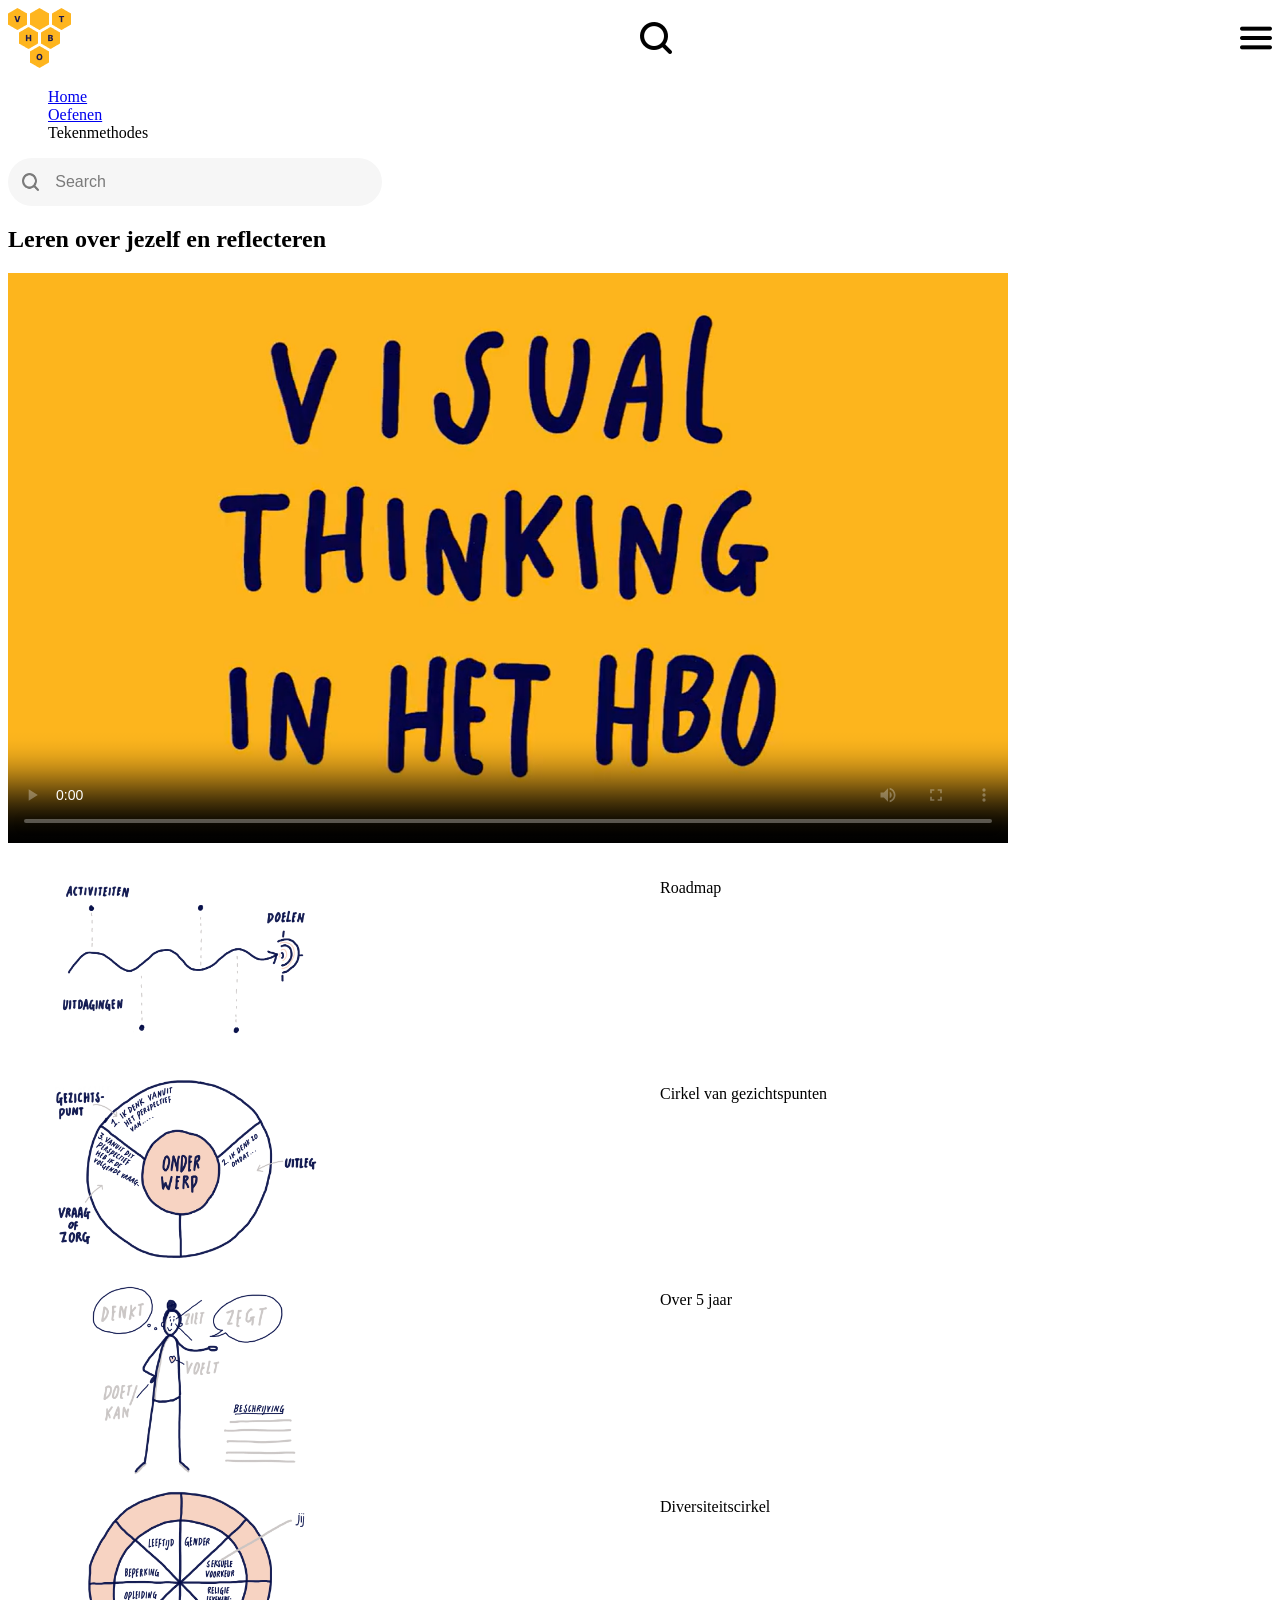
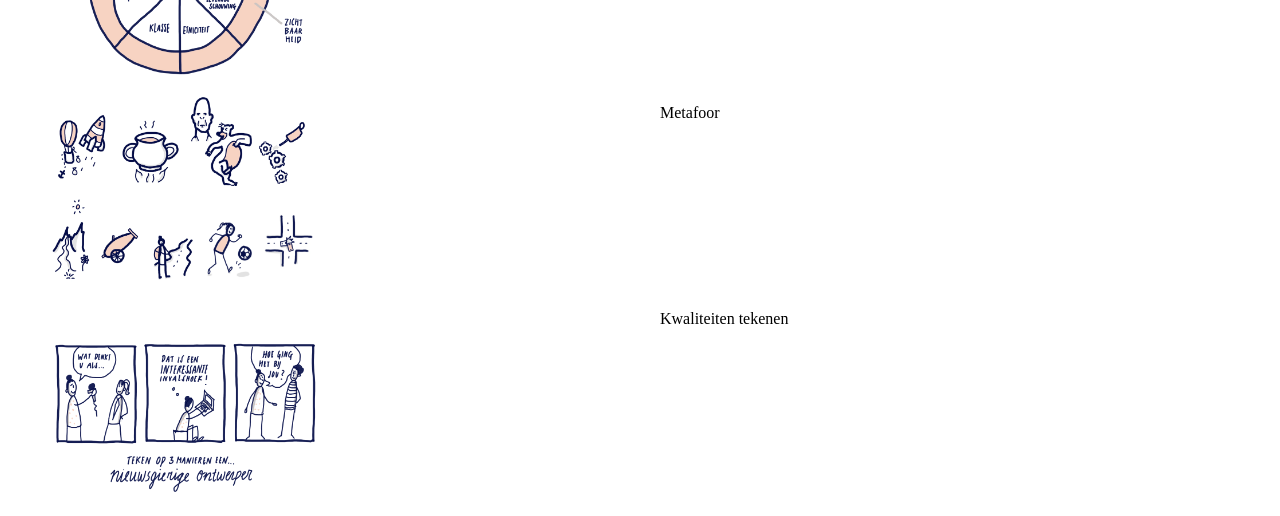
<file: index.html>
<!DOCTYPE html>
<html lang="en">

<head>
    <meta charset="UTF-8">
    <meta name="viewport" content="width=device-width, initial-scale=1.0">
    <title>Visual Thinking</title>
    <link rel="stylesheet" href="index.css">
</head>


<body>
   <nav class="nav-bar">
    <a href="#"><img class="logo-visual-thinking" src="./assets/assets/visual-thinking-logo.png"></a>
    <a href="#"><img class="search-button" src="./assets/assets/search-button-img.png"></a>
    <a href="#"><img class="menu-button" src="./assets/assets/menu-burger.png"></a>
   </nav>

   <nav class="last-pages">
        <ol>
            <li class="page"><a href="#">Home</a></li>
            <li class="page"><a href="#">Oefenen</a></li>
            <li class="page">Tekenmethodes</li>
        </ol>
   </nav>

   <form>
        <div class="search">
            <img class="search-button" src="assets/assets/search-button-img.png">
            <input class="search-input" type="search" placeholder="Search">
        </div>
   </form>

   <article>
        <header><h1>Leren over jezelf en reflecteren</h1></header>
        <video controls src="assets/assets/Visual-thinking-in-het-hbo-leren-over-jezelf-en-reflecteren.mp4"
        poster="assets/assets/vid-banner-tekenmethodes.png"
        width="1000">
        Sorry, your browser doesn't support embedded videos, but don't worry, you can <a href="https://youtu.be/UQa9sK42OOM">download it</a>
        and watch it with your favorite video player!
        </video>
   </article>

   <ul>
        <li>
            <img class="roadmap-img" src="assets/assets/roadmap-img.webp">
            <p>Roadmap</p>
        </li>

        <li>
            <img class="cirkel-van-gezichtspunten-img" src="assets/assets/cirkel-van-gezichtspunten-img.webp">
            <p>Cirkel van gezichtspunten</p>
        </li>

        <li>
            <img class="over-5-jaar-img" src="assets/assets/over-5-jaar-img.webp">
            <p>Over 5 jaar</p>
        </li>

        <li>
            <img class="diversiteitscirkel-img" src="assets/assets/diversiteitscirkel-img.webp">
            <p>Diversiteitscirkel</p>
        </li>

        <li>
            <img class="metafoor-img" src="assets/assets/metafoor-img.webp">
            <p>Metafoor</p>
        </li>

        <li>
            <img class="kwaliteiten-tekenen-img" src="assets/assets/kwaliteiten-tekenen-img.webp">
            <p>Kwaliteiten tekenen</p>
        </li>
   </ul>
</body>


</html>
</file>
<file: index.css>
.nav-bar {
    display:flex;
    justify-content:space-between;
    align-items:center;
}

.nav-bar .search-button{
    opacity:100%;
    width:100%;
    height:5%; 
}

.search {
    --padding:14px;
    
    width:max-content;
    display:flex;
    align-items:center;
    padding:var(--padding);
    border-radius:28px;
    background:#f6f6f6;
    transition:box-shadow 0.25s;
}

.search:focus-within {
    box-shadow:0 0 2px rgba(0, 0, 0, 0.75);
}

.search-input {
    font-size:16px;
    font-family:'Lexend', sans-serif;
    color:#333333;
    margin-left:var(--padding);
    outline:none;
    border:none;
    background:transparent;
    width:300px;
}

.search-input::placeholder {
    color:rgba(0, 0, 0, 0.5);
}

.search-button {
    opacity:50%;
    width:5%;
    height:5%;
}

li {
    display:grid;
    grid-template-columns:1fr 1fr;
}

li img {
    max-width:275px;
    max-height:275px;
}

/* nav {}
    a {}
    img {}
    ol {}
    li {}

form {}
    img {}
    input {}

article {}
    h1 {}
    video {}

ul {}
    li {}
        img {}
        p {} */
</file>
